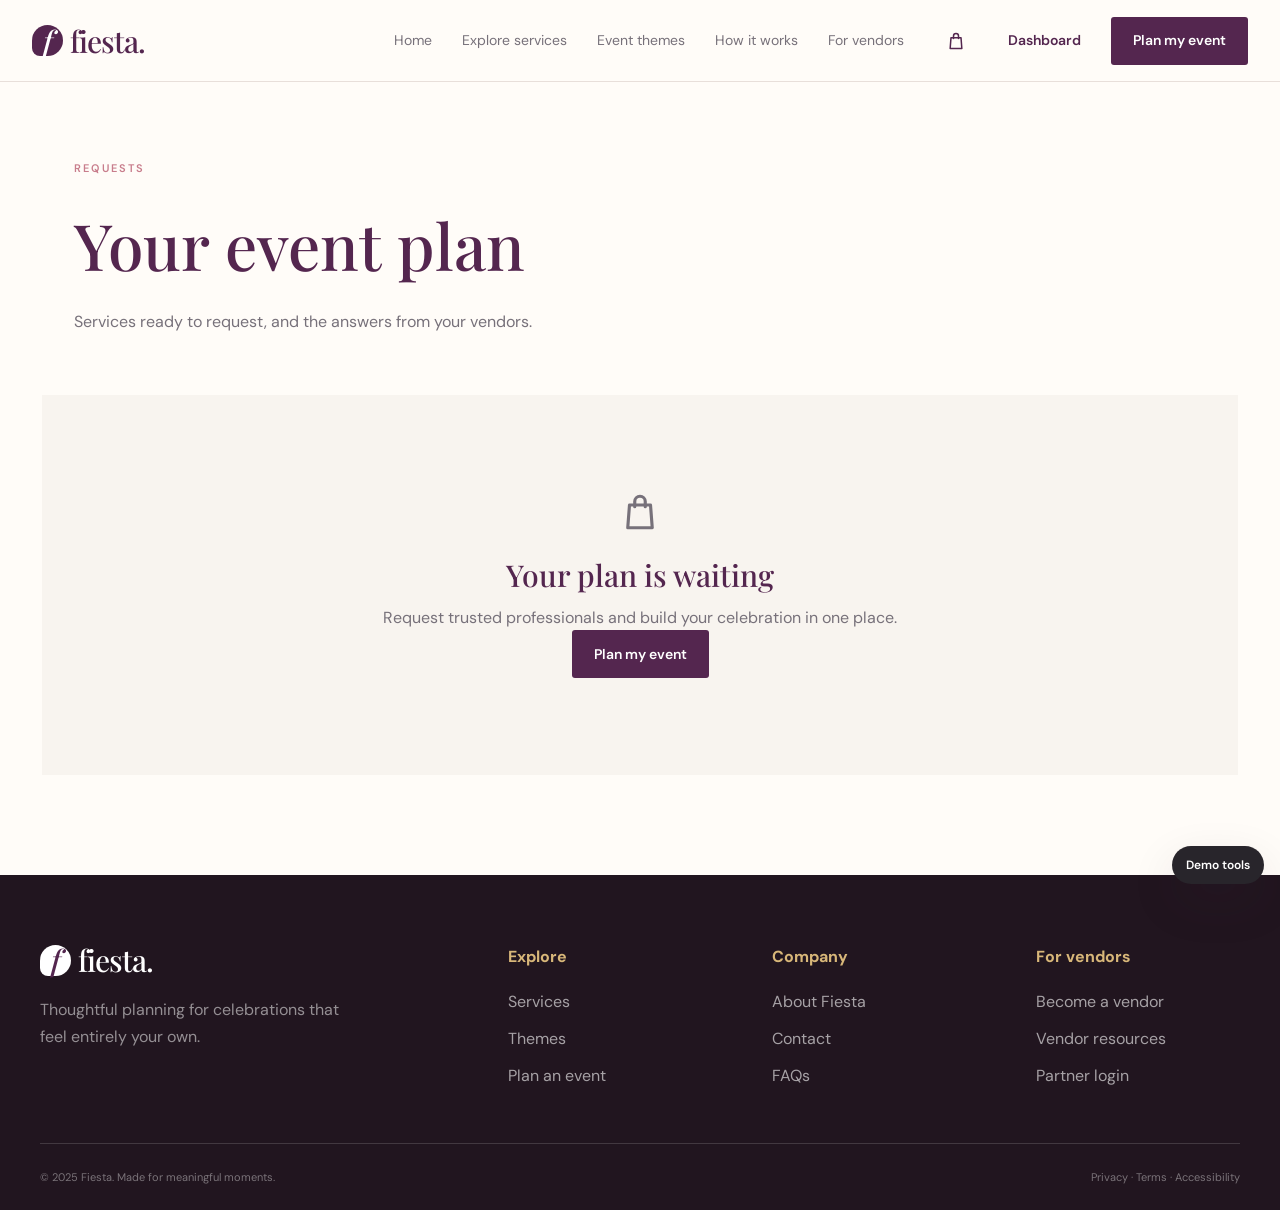
<file: fiesta-front/cart.html>
<!doctype html>
<html lang="en">
<head>
  <meta charset="UTF-8">
  <meta name="viewport" content="width=device-width, initial-scale=1.0">
  <title>Your event plan | Fiesta</title>
  <link rel="icon" href="assets/favicon.svg" type="image/svg+xml">
  <link rel="stylesheet" href="css/root.css">
  <link rel="stylesheet" href="css/layout.css">
  <link rel="stylesheet" href="css/components.css">
  <link rel="stylesheet" href="css/pages/cart.css">
</head>
<body>
  <div id="site-header"></div>
  <main id="main">
    <div class="page cart-page" id="cart-view">
      <div class="page-hero align-left">
        <div class="eyebrow">Requests</div>
        <h1>Your event plan</h1>
        <p>Services ready to request, and the answers from your vendors.</p>
      </div>
      <div id="cart-notice" role="status"></div>
      <div id="cart-body"></div>
    </div>
  </main>
  <div id="site-footer"></div>
  <script src="js/shared/data.js"></script>
  <script src="js/shared/icons.js"></script>
  <script src="js/shared/store.js"></script>
  <script src="js/shared/utils.js"></script>
  <script src="js/shared/components.js"></script>
  <script src="js/shared/layout.js"></script>
  <script src="js/pages/cart.js"></script>
</body>
</html>
</file>
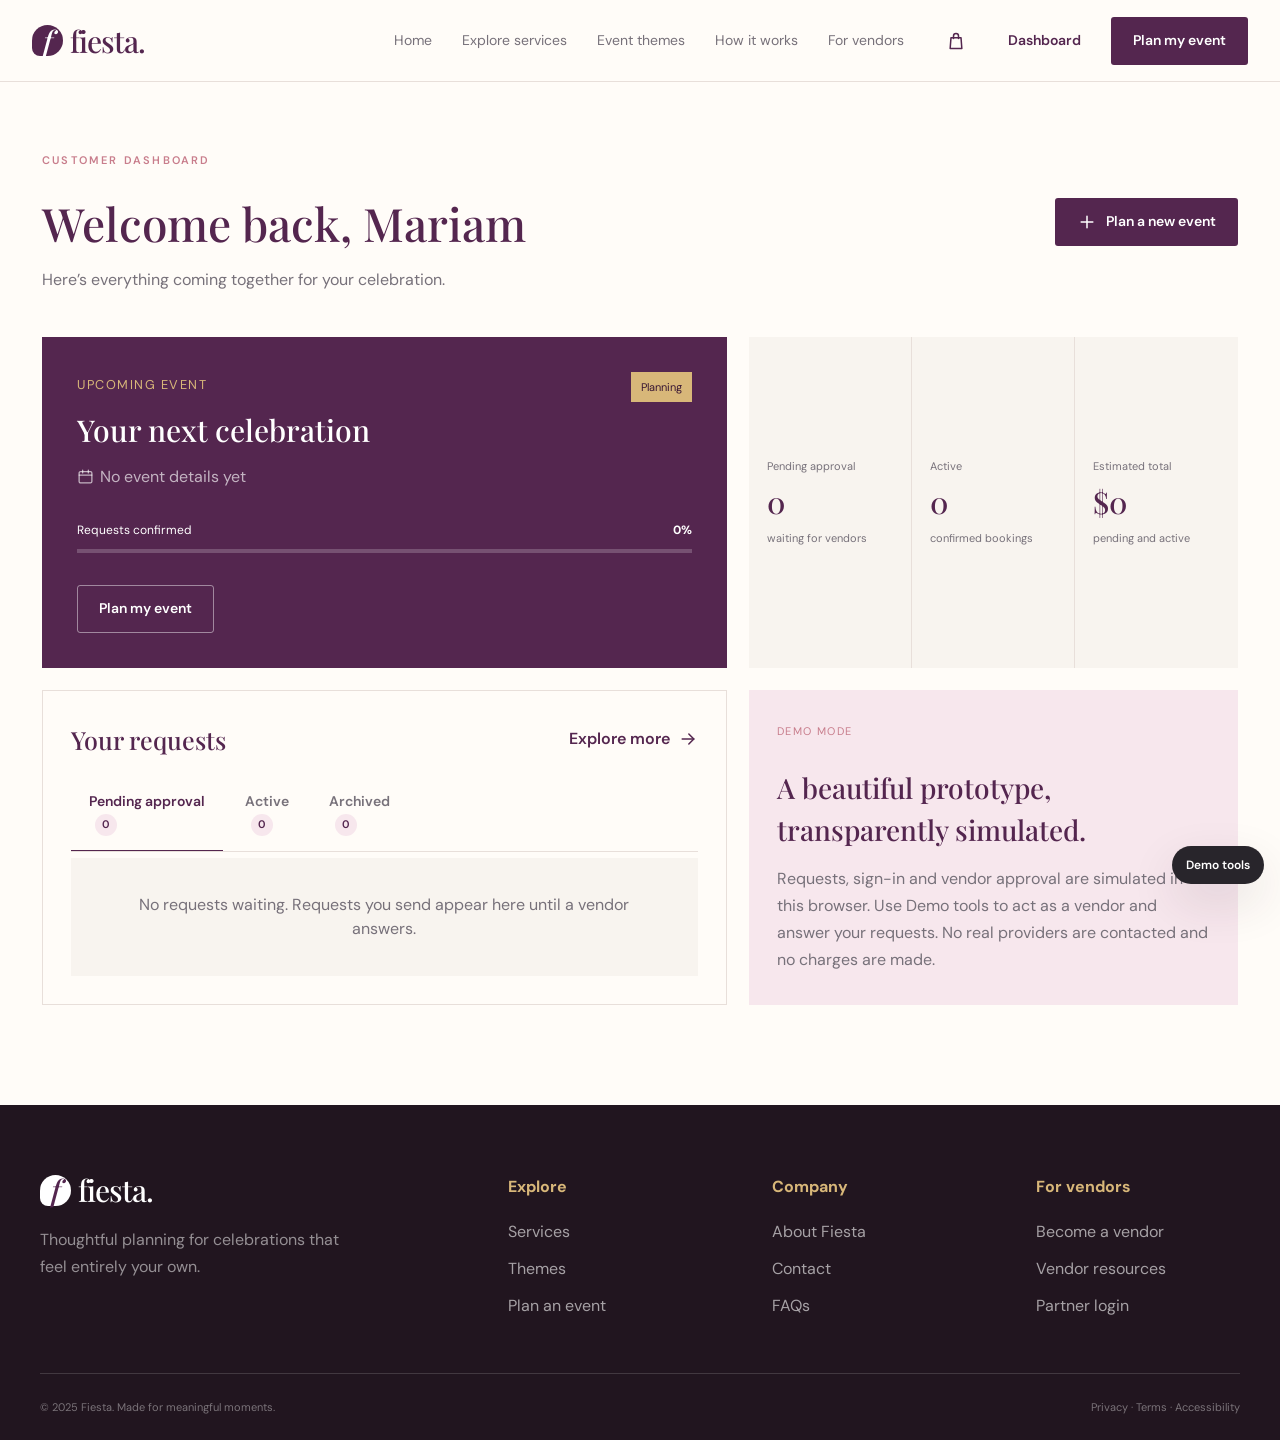
<file: fiesta-front/dashboard.html>
<!doctype html>
<html lang="en">
<head>
  <meta charset="UTF-8">
  <meta name="viewport" content="width=device-width, initial-scale=1.0">
  <title>Dashboard | Fiesta</title>
  <link rel="icon" href="assets/favicon.svg" type="image/svg+xml">
  <link rel="stylesheet" href="css/root.css">
  <link rel="stylesheet" href="css/layout.css">
  <link rel="stylesheet" href="css/components.css">
  <link rel="stylesheet" href="css/pages/dashboard.css">
</head>
<body>
  <div id="site-header"></div>
  <main id="main">
    <div class="page dashboard">
      <div class="dashboard-head">
        <div>
          <div class="eyebrow">Customer dashboard</div>
          <h1>Welcome back, Mariam</h1>
          <p>Here’s everything coming together for your celebration.</p>
        </div>
        <a class="button button-primary" href="planner.html"><span data-icon="plus"></span> Plan a new event</a>
      </div>
      <div class="dashboard-grid">
        <section class="dash-event">
          <div>
            <span class="status" id="dash-status">Planning</span>
            <small>Upcoming event</small>
            <h2 id="dash-title">Your next celebration</h2>
            <p id="dash-meta"><span data-icon="calendar" data-size="17"></span> <span id="dash-meta-text"></span></p>
          </div>
          <div class="event-progress">
            <span>Requests confirmed</span><strong id="dash-progress-value">0%</strong>
            <i><b id="dash-progress-bar" style="width: 0%"></b></i>
          </div>
          <a class="button button-secondary" id="dash-action" href="planner.html">Plan my event</a>
        </section>
        <section class="dash-stats">
          <div><span>Pending approval</span><strong id="stat-pending">0</strong><small>waiting for vendors</small></div>
          <div><span>Active</span><strong id="stat-active">0</strong><small>confirmed bookings</small></div>
          <div><span>Estimated total</span><strong id="stat-total">$0</strong><small>pending and active</small></div>
        </section>
      </div>
      <div class="dashboard-lower">
        <section aria-labelledby="requests-title">
          <div class="section-heading compact">
            <h2 id="requests-title">Your requests</h2>
            <a class="text-link" href="services.html">Explore more <span data-icon="arrow"></span></a>
          </div>
          <div class="tabs" id="dash-tabs" role="tablist" aria-label="Request status">
            <button type="button" role="tab" id="tab-pending" data-tab="pending_approval" aria-selected="true" aria-controls="dash-list">Pending approval <span class="tab-count" id="count-pending">0</span></button>
            <button type="button" role="tab" id="tab-active" data-tab="active" aria-selected="false" tabindex="-1" aria-controls="dash-list">Active <span class="tab-count" id="count-active">0</span></button>
            <button type="button" role="tab" id="tab-archived" data-tab="archived" aria-selected="false" tabindex="-1" aria-controls="dash-list">Archived <span class="tab-count" id="count-archived">0</span></button>
          </div>
          <div id="dash-list" role="tabpanel" aria-labelledby="tab-pending" tabindex="0"></div>
        </section>
        <section class="demo-note">
          <span>Demo mode</span>
          <h2>A beautiful prototype, transparently simulated.</h2>
          <p>Requests, sign-in and vendor approval are simulated in this browser. Use Demo tools to act as a vendor and answer your requests. No real providers are contacted and no charges are made.</p>
        </section>
      </div>
    </div>
  </main>
  <div id="site-footer"></div>
  <script src="js/shared/data.js"></script>
  <script src="js/shared/icons.js"></script>
  <script src="js/shared/store.js"></script>
  <script src="js/shared/utils.js"></script>
  <script src="js/shared/components.js"></script>
  <script src="js/shared/layout.js"></script>
  <script src="js/pages/dashboard.js"></script>
</body>
</html>
</file>
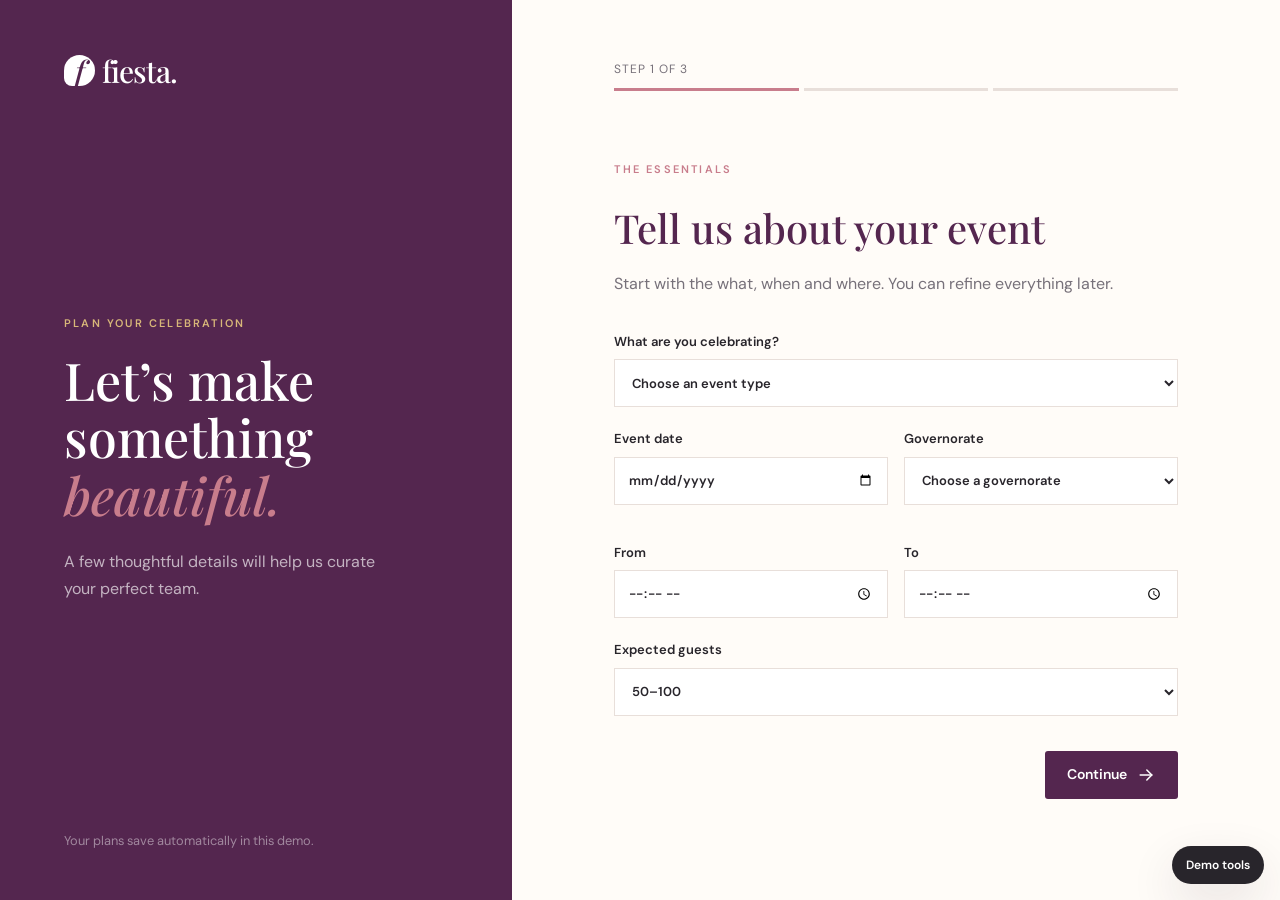
<file: fiesta-front/planner.html>
<!doctype html>
<html lang="en">
<head>
  <meta charset="UTF-8">
  <meta name="viewport" content="width=device-width, initial-scale=1.0">
  <title>Plan your event | Fiesta</title>
  <link rel="icon" href="assets/favicon.svg" type="image/svg+xml">
  <link rel="stylesheet" href="css/root.css">
  <link rel="stylesheet" href="css/layout.css">
  <link rel="stylesheet" href="css/components.css">
  <link rel="stylesheet" href="css/pages/planner.css">
</head>
<body>
  <main id="main" class="planner-page">
    <aside class="planner-aside">
      <a class="brand planner-brand" href="index.html" aria-label="Fiesta home"><span>f</span>fiesta.</a>
      <div>
        <div class="eyebrow light">Plan your celebration</div>
        <h1>Let’s make something<br><em>beautiful.</em></h1>
        <p>A few thoughtful details will help us curate your perfect team.</p>
      </div>
      <small>Your plans save automatically in this demo.</small>
    </aside>
    <div class="planner-form" id="planner-form">
      <div class="progress">
        <span id="progress-label">Step 1 of 3</span>
        <div id="progress-bars"><i class="filled"></i><i></i><i></i></div>
      </div>

      <section class="form-step" data-step="1">
        <div class="eyebrow">The essentials</div>
        <h2 tabindex="-1">Tell us about your event</h2>
        <p>Start with the what, when and where. You can refine everything later.</p>
        <label>What are you celebrating?
          <select id="f-type" aria-describedby="form-error"></select>
        </label>
        <div class="two-fields">
          <label>Event date<input type="date" id="f-date" aria-describedby="form-error"></label>
          <label>Governorate<select id="f-governorate" aria-describedby="form-error"></select></label>
          <label>From<input type="time" id="f-from" aria-describedby="form-error"></label>
          <label>To<input type="time" id="f-to" aria-describedby="form-error"></label>
        </div>
        <label>Expected guests
          <select id="f-guests"><option>Under 50</option><option>50–100</option><option>100–200</option><option>200+</option></select>
        </label>
      </section>

      <section class="form-step" data-step="2" hidden>
        <div class="eyebrow">Browse and request</div>
        <h2 tabindex="-1">Choose services and themes</h2>
        <p id="step2-intro">Everything here fits your event. Request the services you want and pick a theme.</p>
        <div class="context-row">
          <span class="context-pill" id="context-pill"></span>
          <button type="button" class="text-link" id="edit-details">Edit in step 1</button>
        </div>
        <div class="chip-filter" id="category-chips" role="group" aria-label="Filter by category"></div>
        <div class="selection-bar" id="selection-bar" role="status"></div>
        <div id="picker"></div>
      </section>

      <section class="form-step" data-step="3" hidden>
        <div class="eyebrow">Your starting point</div>
        <h2 tabindex="-1">Your celebration, at a glance</h2>
        <p>Check the details below. Sending creates one request per service, and each vendor confirms or declines it.</p>
        <div class="summary-card" id="summary-card"></div>
        <div id="summary-items"></div>
      </section>

      <div class="form-error" id="form-error" role="alert" hidden></div>
      <div class="form-actions">
        <button type="button" class="button button-ghost is-hidden" id="btn-back">Back</button>
        <button type="button" class="button button-primary" id="btn-next">Continue</button>
      </div>
    </div>
  </main>
  <script src="js/shared/data.js"></script>
  <script src="js/shared/icons.js"></script>
  <script src="js/shared/store.js"></script>
  <script src="js/shared/utils.js"></script>
  <script src="js/shared/components.js"></script>
  <script src="js/shared/layout.js"></script>
  <script src="js/pages/planner.js"></script>
</body>
</html>
</file>
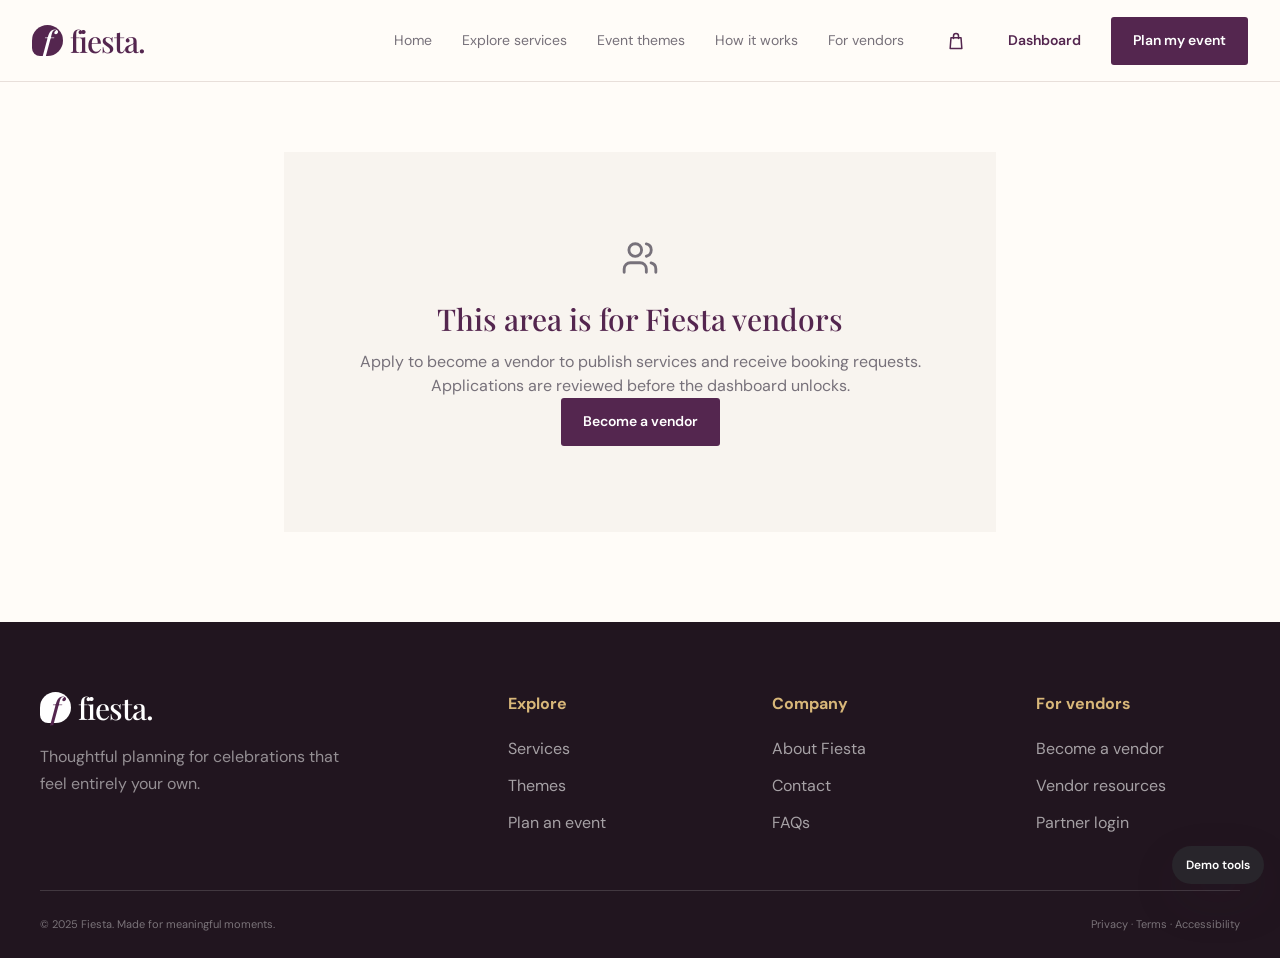
<file: fiesta-front/vendor-bookings.html>
<!doctype html>
<html lang="en">
<head>
  <meta charset="UTF-8">
  <meta name="viewport" content="width=device-width, initial-scale=1.0">
  <title>Bookings | Fiesta vendor</title>
  <link rel="icon" href="assets/favicon.svg" type="image/svg+xml">
  <link rel="stylesheet" href="css/root.css">
  <link rel="stylesheet" href="css/layout.css">
  <link rel="stylesheet" href="css/components.css">
  <link rel="stylesheet" href="css/vendor-layout.css">
  <link rel="stylesheet" href="css/pages/vendor-bookings.css">
</head>
<body>
  <div id="site-header"></div>
  <main id="main">
    <div id="vendor-app"></div>
  </main>
  <div id="site-footer"></div>
  <script src="js/shared/data.js"></script>
  <script src="js/shared/icons.js"></script>
  <script src="js/shared/store.js"></script>
  <script src="js/shared/utils.js"></script>
  <script src="js/shared/components.js"></script>
  <script src="js/shared/layout.js"></script>
  <script src="js/shared/vendor-layout.js"></script>
  <script src="js/pages/vendor-bookings.js"></script>
</body>
</html>
</file>
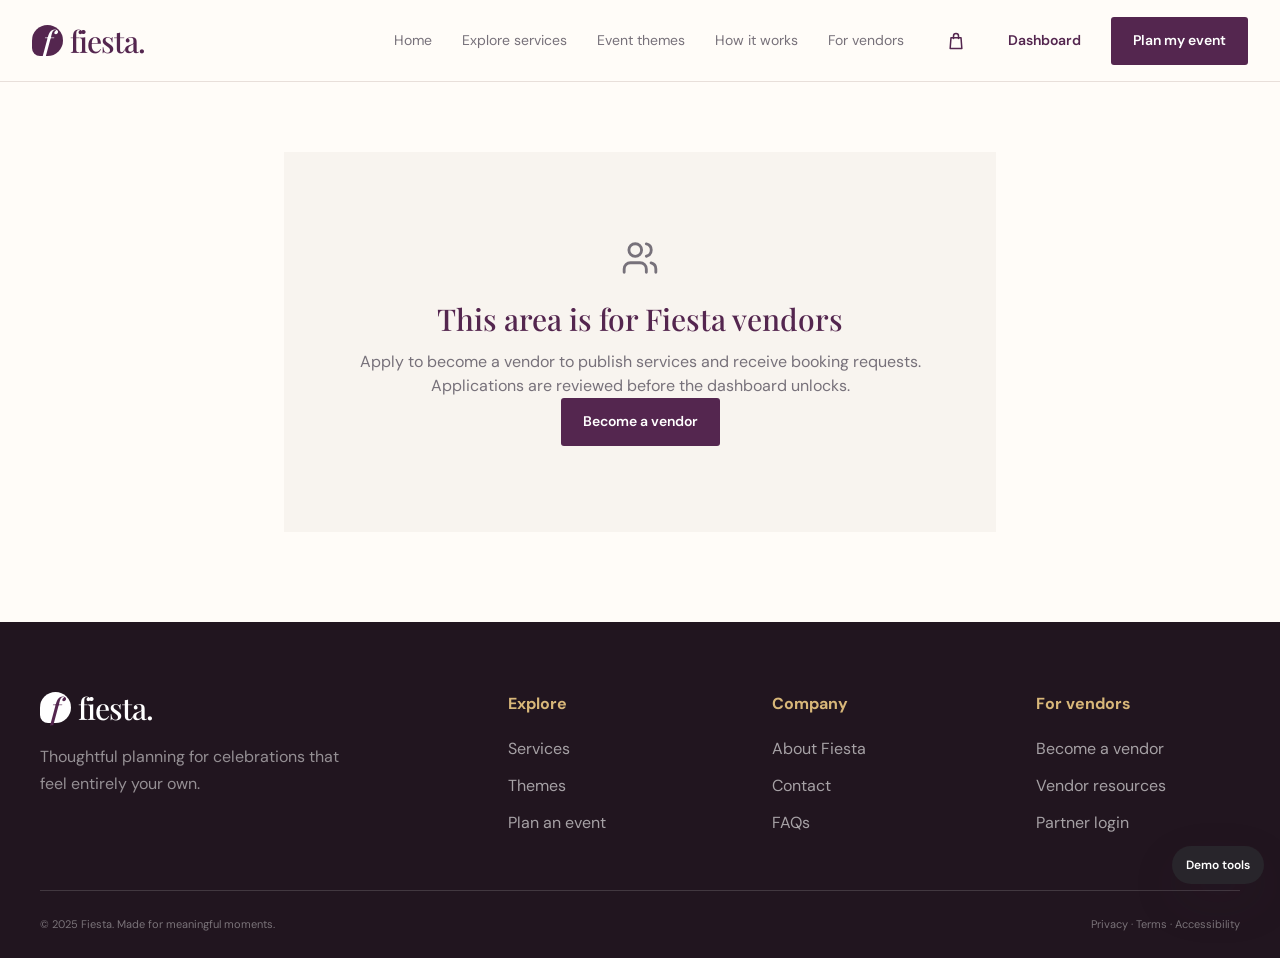
<file: fiesta-front/vendor-dashboard.html>
<!doctype html>
<html lang="en">
<head>
  <meta charset="UTF-8">
  <meta name="viewport" content="width=device-width, initial-scale=1.0">
  <title>Vendor dashboard | Fiesta vendor</title>
  <link rel="icon" href="assets/favicon.svg" type="image/svg+xml">
  <link rel="stylesheet" href="css/root.css">
  <link rel="stylesheet" href="css/layout.css">
  <link rel="stylesheet" href="css/components.css">
  <link rel="stylesheet" href="css/vendor-layout.css">
  <link rel="stylesheet" href="css/pages/vendor-dashboard.css">
</head>
<body>
  <div id="site-header"></div>
  <main id="main">
    <div id="vendor-app"></div>
  </main>
  <div id="site-footer"></div>
  <script src="js/shared/data.js"></script>
  <script src="js/shared/icons.js"></script>
  <script src="js/shared/store.js"></script>
  <script src="js/shared/utils.js"></script>
  <script src="js/shared/components.js"></script>
  <script src="js/shared/layout.js"></script>
  <script src="js/shared/vendor-layout.js"></script>
  <script src="js/pages/vendor-dashboard.js"></script>
</body>
</html>
</file>
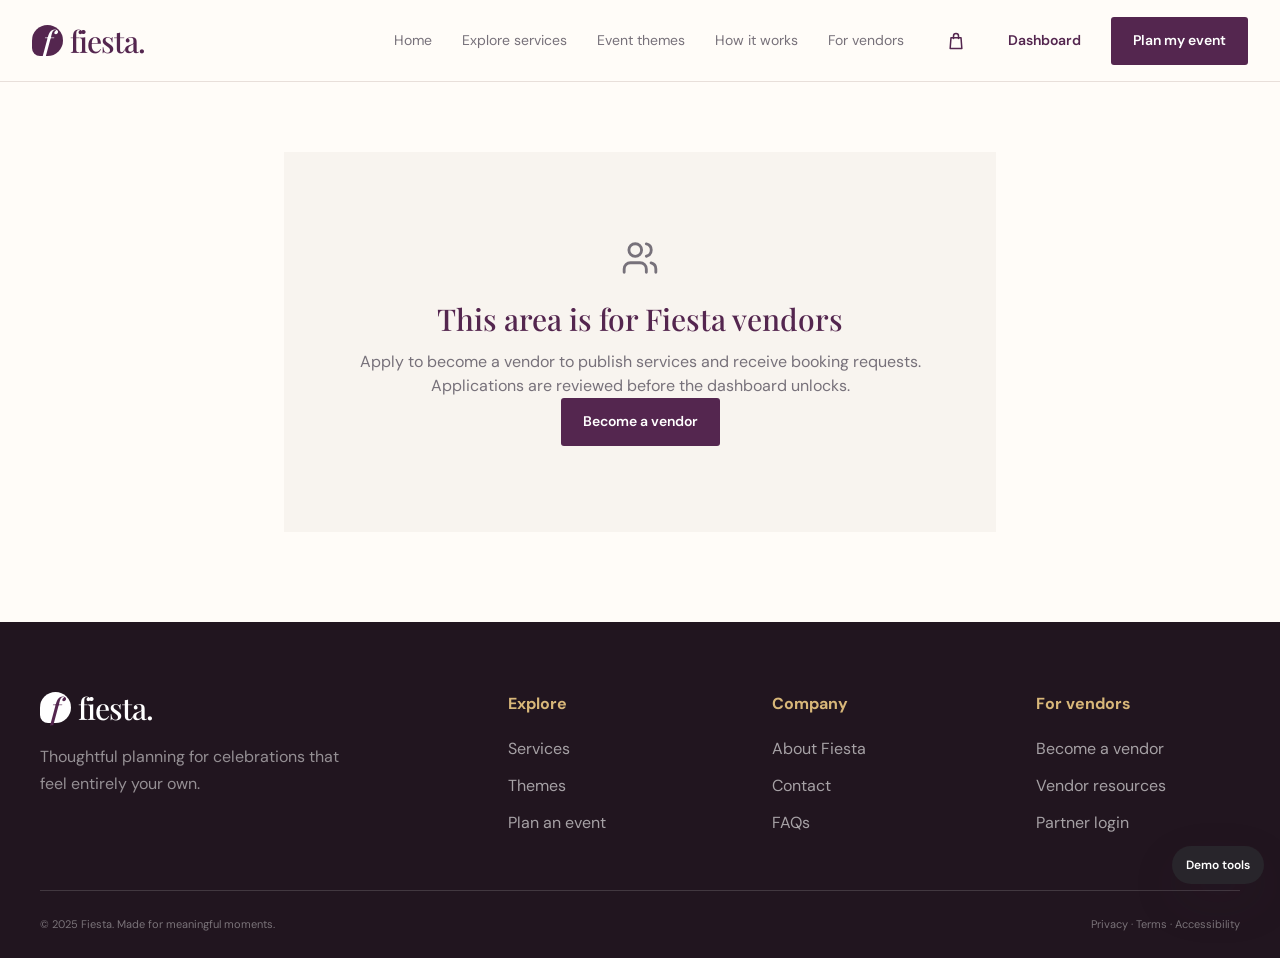
<file: fiesta-front/vendor-services.html>
<!doctype html>
<html lang="en">
<head>
  <meta charset="UTF-8">
  <meta name="viewport" content="width=device-width, initial-scale=1.0">
  <title>My services | Fiesta vendor</title>
  <link rel="icon" href="assets/favicon.svg" type="image/svg+xml">
  <link rel="stylesheet" href="css/root.css">
  <link rel="stylesheet" href="css/layout.css">
  <link rel="stylesheet" href="css/components.css">
  <link rel="stylesheet" href="css/vendor-layout.css">
  <link rel="stylesheet" href="css/pages/vendor-services.css">
</head>
<body>
  <div id="site-header"></div>
  <main id="main">
    <div id="vendor-app"></div>
  </main>
  <div id="site-footer"></div>
  <script src="js/shared/data.js"></script>
  <script src="js/shared/icons.js"></script>
  <script src="js/shared/store.js"></script>
  <script src="js/shared/utils.js"></script>
  <script src="js/shared/components.js"></script>
  <script src="js/shared/layout.js"></script>
  <script src="js/shared/vendor-layout.js"></script>
  <script src="js/pages/vendor-services.js"></script>
</body>
</html>
</file>
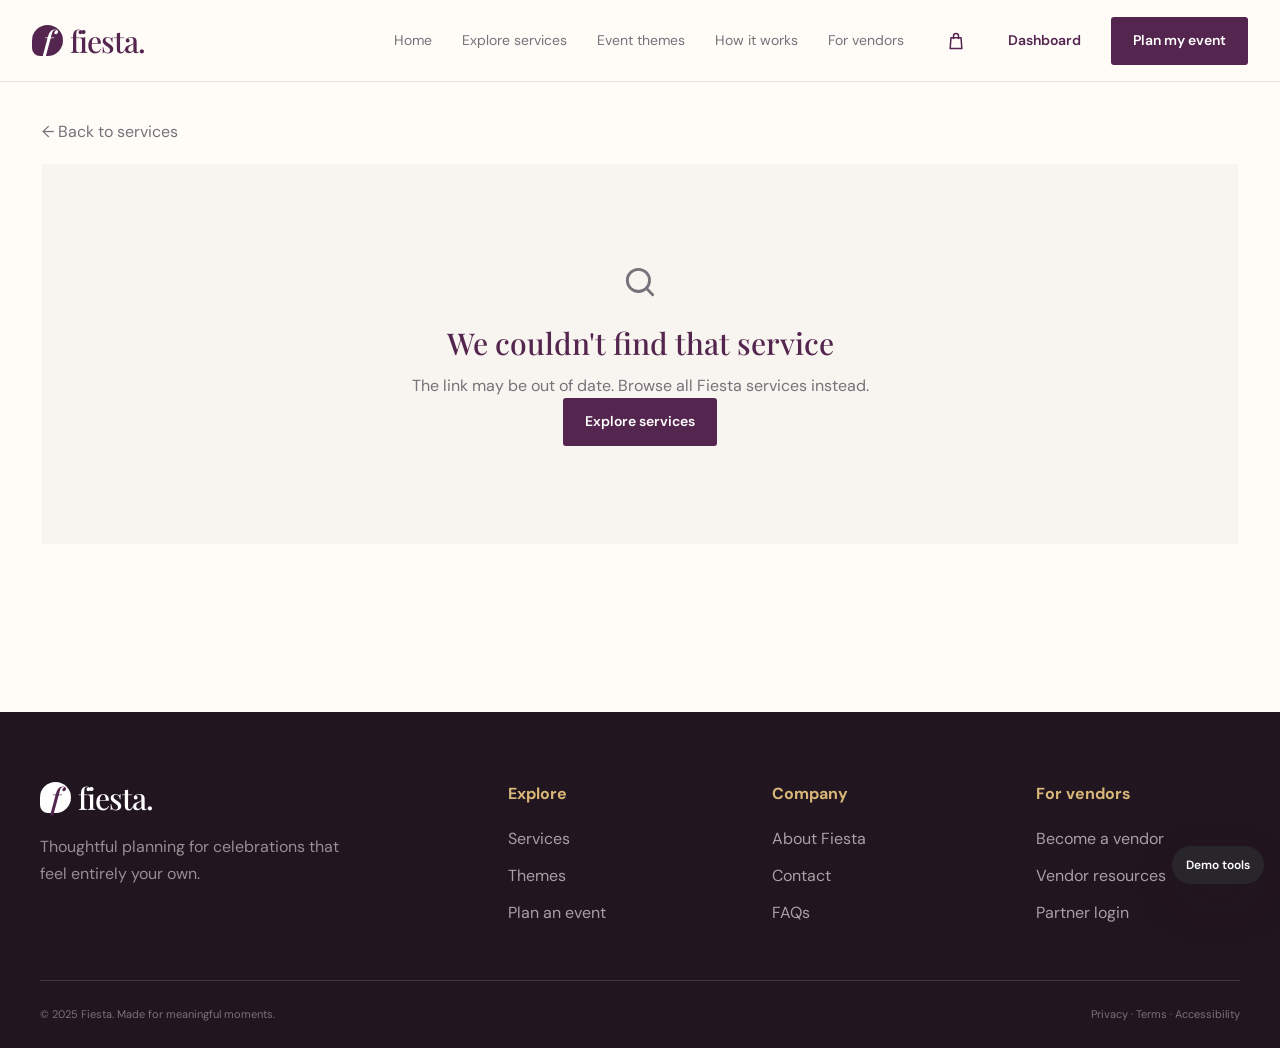
<file: fiesta-front/vendor.html>
<!doctype html>
<html lang="en">
<head>
  <meta charset="UTF-8">
  <meta name="viewport" content="width=device-width, initial-scale=1.0">
  <title>Service | Fiesta</title>
  <link rel="icon" href="assets/favicon.svg" type="image/svg+xml">
  <link rel="stylesheet" href="css/root.css">
  <link rel="stylesheet" href="css/layout.css">
  <link rel="stylesheet" href="css/components.css">
  <link rel="stylesheet" href="css/pages/vendor.css">
</head>
<body>
  <div id="site-header"></div>
  <main id="main">
    <div class="page vendor-page">
      <a class="back-link" href="services.html">← Back to services</a>
      <div id="vendor-view"></div>
    </div>
  </main>
  <div id="site-footer"></div>
  <script src="js/shared/data.js"></script>
  <script src="js/shared/icons.js"></script>
  <script src="js/shared/store.js"></script>
  <script src="js/shared/utils.js"></script>
  <script src="js/shared/components.js"></script>
  <script src="js/shared/layout.js"></script>
  <script src="js/pages/vendor.js"></script>
</body>
</html>
</file>
<file: fiesta-front/css/root.css>
@import url("https://fonts.googleapis.com/css2?family=DM+Sans:wght@400;500;600&family=Playfair+Display:ital,wght@0,500;1,500&display=swap");

/* ------------------------------------------------------------------
   Base reset.
   The Figma Make source relies on Tailwind's "preflight" reset
   (zeroed margins/padding, small = 80%, line-height 1.5, block images).
   This is a hand-written equivalent kept in a low-priority layer, so
   every rule in the other stylesheets still wins, as in the source.
------------------------------------------------------------------- */
@layer base {
  *, ::after, ::before, ::backdrop, ::file-selector-button { box-sizing: border-box; margin: 0; padding: 0; border: 0 solid; }
  html { line-height: 1.5; -webkit-text-size-adjust: 100%; tab-size: 4; -webkit-tap-highlight-color: transparent; }
  hr { height: 0; color: inherit; border-top-width: 1px; }
  h1, h2, h3, h4, h5, h6 { font-size: inherit; font-weight: inherit; }
  a { color: inherit; -webkit-text-decoration: inherit; text-decoration: inherit; }
  b, strong { font-weight: bolder; }
  small { font-size: 80%; }
  ol, ul, menu { list-style: none; }
  img, svg, video, canvas, audio, iframe, embed, object { display: block; vertical-align: middle; }
  img, video { max-width: 100%; height: auto; }
  button, input, select, optgroup, textarea, ::file-selector-button { font: inherit; font-feature-settings: inherit; font-variation-settings: inherit; letter-spacing: inherit; color: inherit; border-radius: 0; background-color: transparent; opacity: 1; }
  ::placeholder { opacity: 1; color: color-mix(in oklab, currentcolor 50%, transparent); }
  textarea { resize: vertical; }
  ::-webkit-search-decoration { -webkit-appearance: none; }
  ::-webkit-date-and-time-value { min-height: 1lh; text-align: inherit; }
  ::-webkit-datetime-edit { display: inline-flex; }
  ::-webkit-datetime-edit-fields-wrapper { padding: 0; }
  ::-webkit-datetime-edit, ::-webkit-datetime-edit-year-field, ::-webkit-datetime-edit-month-field, ::-webkit-datetime-edit-day-field, ::-webkit-datetime-edit-hour-field, ::-webkit-datetime-edit-minute-field, ::-webkit-datetime-edit-second-field, ::-webkit-datetime-edit-millisecond-field, ::-webkit-datetime-edit-meridiem-field { padding-block: 0; }
  ::-webkit-calendar-picker-indicator { line-height: 1; }
  :-moz-ui-invalid { box-shadow: none; }
  button, input:where([type="button"], [type="reset"], [type="submit"]), ::file-selector-button { appearance: button; }
  ::-webkit-inner-spin-button, ::-webkit-outer-spin-button { height: auto; }
  [hidden]:where(:not([hidden="until-found"])) { display: none !important; }
}

/* ---------------------------------------------------------------- tokens */
:root {
  --plum: #54264f;
  --plum-dark: #391734;
  --blush: #f7e7ed;
  --rose: #c87d8c;
  --champagne: #d8b779;
  --ivory: #fffcf8;
  --paper: #f8f4ef;
  --ink: #28252b;
  --muted: #77717a;
  --line: #e8dfda;
  --white: #ffffff;
  --success: #426653;
  --footer-bg: #21151f;
  --success-tint: #edf5ef;
  --error-bg: #fbeced;
  --error-text: #8d3743;
  --warning-bg: #fbf1dc;
  --warning-text: #7a5a14;
  --warning-line: #ecd9a6;
  --shadow-lg: 0 18px 48px rgba(58, 31, 52, .12);
  --shadow-md: 0 15px 40px rgba(58, 31, 52, .08);
  font-family: "DM Sans", sans-serif;
  color: var(--ink);
  background: var(--ivory);
  font-synthesis: none;
}

/* ------------------------------------------------------- base typography */
* { box-sizing: border-box; }
html { scroll-behavior: smooth; }
body { margin: 0; background: var(--ivory); }
button, input, select { font: inherit; }
button { cursor: pointer; }
a:focus-visible, button:focus-visible, input:focus-visible, select:focus-visible, textarea:focus-visible, summary:focus-visible, [tabindex]:focus-visible { outline: 3px solid color-mix(in srgb, var(--champagne), transparent 35%); outline-offset: 2px; }
img { display: block; max-width: 100%; }
h1, h2, p { margin-top: 0; }
h1, h2 { font-family: "Playfair Display", serif; font-weight: 500; }
</file>
<file: fiesta-front/css/layout.css>
/* Shared page shell: header, nav, mobile menu, sections, footer. */

/* Injected wrappers must not create a box, or the sticky header would be
   confined to a wrapper exactly as tall as itself. */
#site-header, #site-footer { display: contents; }

.site-header { height: 82px; background: color-mix(in srgb, var(--ivory), transparent 4%); position: sticky; top: 0; z-index: 40; border-bottom: 1px solid var(--line); backdrop-filter: blur(16px); }
.nav-wrap { max-width: 1380px; padding: 0 32px; margin: auto; height: 100%; display: flex; align-items: center; justify-content: space-between; gap: 30px; }
.brand { border: 0; background: transparent; color: var(--plum); font: 500 30px/1 "Playfair Display", serif; display: flex; align-items: center; letter-spacing: -1px; padding: 0; }
.brand span { width: 31px; height: 31px; border-radius: 50% 50% 50% 8px; color: var(--white); background: var(--plum); display: inline-flex; align-items: center; justify-content: center; margin-right: 7px; font-style: italic; }
.nav-links { display: flex; align-items: center; gap: 30px; margin-left: auto; }
.nav-links a { color: var(--muted); font-size: 14px; padding: 28px 0; position: relative; }
.nav-links a:hover, .nav-links .nav-active { color: var(--plum); }
.nav-links .nav-active::after { content: ""; height: 2px; background: var(--plum); position: absolute; left: 0; right: 0; bottom: 19px; }
.nav-actions { display: flex; align-items: center; gap: 8px; }
.cart-button span { position: absolute; right: 1px; top: 1px; width: 18px; height: 18px; display: grid; place-items: center; background: var(--rose); color: var(--white); border-radius: 50%; font-size: 11px; }
/* Doubled specificity: components.css (loaded later) sets display on .icon-button / .button. */
.nav-actions .menu-button, .nav-links .mobile-only { display: none; }

.section { max-width: 1280px; margin: auto; padding: 112px 40px; }
.section-heading { display: flex; justify-content: space-between; align-items: end; gap: 30px; margin-bottom: 42px; }
.section-heading .eyebrow { margin-bottom: 12px; }
.section-heading h2 { color: var(--plum); font-size: 42px; margin: 0; }

.page { min-height: 70vh; }

footer { background: var(--footer-bg); color: var(--white); padding: 70px max(35px, calc((100% - 1200px) / 2)) 25px; }
.footer-main { display: grid; grid-template-columns: 2fr repeat(3, 1fr); gap: 60px; padding-bottom: 55px; }
.footer-brand { color: var(--white); }
.footer-brand span { background: var(--white); color: var(--plum); }
.footer-main p { color: color-mix(in srgb, var(--white), transparent 48%); line-height: 1.7; max-width: 300px; margin-top: 20px; }
.footer-main > div:not(:first-child) { display: flex; flex-direction: column; gap: 13px; }
.footer-main strong { color: var(--champagne); margin-bottom: 8px; }
.footer-main a:not(.brand), .footer-main button:not(.brand) { border: 0; background: none; color: color-mix(in srgb, var(--white), transparent 40%); text-align: left; padding: 0; }
.footer-main a:hover, .footer-main button:hover { color: var(--white); }
.footer-bottom { border-top: 1px solid color-mix(in srgb, var(--white), transparent 85%); padding-top: 25px; display: flex; justify-content: space-between; color: color-mix(in srgb, var(--white), transparent 60%); font-size: 11px; }

@media (max-width: 980px) {
  .nav-actions .desktop-only { display: none; }
  .nav-actions .menu-button { display: grid; }
  .nav-links { display: none; position: absolute; top: 81px; left: 0; right: 0; background: var(--ivory); padding: 20px 30px 30px; box-shadow: 0 12px 30px rgba(58,31,52,.1); }
  .nav-links.nav-open { display: flex; flex-direction: column; align-items: stretch; gap: 0; }
  .nav-links a { padding: 15px 0; text-align: left; }
  .nav-links .nav-active::after { display: none; }
  .nav-links .mobile-only { display: block !important; }
}

@media (max-width: 700px) {
  .site-header { height: 70px; }
  .nav-wrap { padding: 0 18px; }
  .nav-links { top: 69px; }
  .brand { font-size: 27px; }
  .brand span { width: 28px; height: 28px; }
  .section { padding: 80px 20px; }
  .section-heading { align-items: start; flex-direction: column; margin-bottom: 30px; }
  .section-heading h2 { font-size: 34px; }
  .footer-main { grid-template-columns: 1fr 1fr; gap: 40px; }
  .footer-main > div:first-child { grid-column: 1 / 3; }
  .footer-bottom { flex-direction: column; gap: 10px; }
}

/* Demo tools: floating panel for switching role and vendor status (demo only). */
.demo-tools { position: fixed; right: 16px; bottom: 16px; z-index: 70; font-size: 13px; }
.demo-toggle { background: var(--ink); color: var(--white); border: 0; padding: 10px 14px; border-radius: 99px; font-size: 12px; font-weight: 600; box-shadow: var(--shadow-lg); }
.demo-panel { position: absolute; right: 0; bottom: 48px; width: 290px; background: var(--white); border: 1px solid var(--line); box-shadow: var(--shadow-lg); padding: 18px; display: flex; flex-direction: column; gap: 14px; }
.demo-panel p { margin: 0; color: var(--muted); font-size: 12px; line-height: 1.5; }
.demo-panel fieldset { border: 0; display: flex; flex-direction: column; gap: 6px; }
.demo-panel legend { font-weight: 600; margin-bottom: 6px; padding: 0; }
.demo-option { display: flex; gap: 8px; align-items: center; padding: 4px 0; }
.demo-option input { accent-color: var(--plum); }
.demo-option.is-disabled { color: var(--muted); }
.demo-hint a { color: var(--plum); text-decoration: underline; }
.demo-reset { align-self: flex-start; border: 1px solid var(--line); background: none; padding: 7px 12px; color: var(--error-text); font-size: 12px; font-weight: 600; }
</file>
<file: fiesta-front/css/components.css>
/* Shared components: buttons, eyebrow, hearts, vendor cards, forms, empty state. */

.button { border: 1px solid transparent; min-height: 48px; padding: 0 21px; display: inline-flex; justify-content: center; align-items: center; gap: 9px; font-weight: 600; font-size: 14px; transition: .2s ease; border-radius: 3px; }
.button-primary { background: var(--plum); color: var(--white); }
.button-primary:hover { background: var(--plum-dark); transform: translateY(-1px); }
.button-secondary { background: transparent; border-color: var(--plum); color: var(--plum); }
.button-secondary:hover { background: var(--blush); }
.button-ghost { background: transparent; color: var(--plum); }
.button-danger { background: var(--error-text); color: var(--white); }
.button-danger:hover { background: #702c36; }
.button:disabled { opacity: .55; cursor: not-allowed; transform: none; }
.button-small { min-height: 38px; padding: 0 14px; font-size: 13px; }
.icon-button { width: 44px; height: 44px; border: 0; background: transparent; color: var(--plum); display: grid; place-items: center; position: relative; }

.eyebrow { text-transform: uppercase; color: var(--rose); letter-spacing: 2.2px; font-size: 11px; font-weight: 600; margin-bottom: 20px; }
.eyebrow.light { color: var(--champagne); }
.text-link { border: 0; background: none; color: var(--plum); display: inline-flex; align-items: center; gap: 8px; padding: 8px 0; font-weight: 600; }

.vendor-grid { display: grid; grid-template-columns: repeat(3, 1fr); gap: 24px; }
.vendor-card { min-width: 0; }
.vendor-image { height: 315px; position: relative; overflow: hidden; background: var(--paper); }
.image-button { display: block; width: 100%; height: 100%; border: 0; padding: 0; }
.vendor-image img { width: 100%; height: 100%; object-fit: cover; transition: transform .4s; }
.vendor-card:hover .vendor-image img { transform: scale(1.025); }
.heart { width: 38px; height: 38px; position: absolute; z-index: 2; top: 14px; right: 14px; display: grid; place-items: center; border-radius: 50%; background: color-mix(in srgb, var(--white), transparent 8%); border: 0; color: var(--plum); }
.heart-active svg { fill: var(--rose); color: var(--rose); }
.vendor-image > span { position: absolute; left: 14px; bottom: 14px; background: var(--white); color: var(--success); padding: 7px 10px; font-size: 11px; font-weight: 600; }
.vendor-copy { display: block; width: 100%; border: 0; background: transparent; text-align: left; padding: 17px 3px; color: inherit; }
.vendor-copy > small { color: var(--rose); text-transform: uppercase; letter-spacing: 1.2px; }
.vendor-copy > strong { display: block; font: 500 23px "Playfair Display"; color: var(--plum); margin: 7px 0 10px; }
.vendor-copy > div { display: flex; justify-content: space-between; color: var(--muted); font-size: 12px; }
.vendor-copy > div span { display: flex; align-items: center; gap: 3px; }
.vendor-copy .rating { color: var(--ink); }
.vendor-copy .rating svg { fill: var(--champagne); color: var(--champagne); }
.vendor-copy p { margin: 15px 0 0; color: var(--muted); font-size: 13px; }
.vendor-copy p b { color: var(--ink); font-size: 16px; }

.page-hero { text-align: center; padding: 78px 24px 60px; max-width: 800px; margin: auto; }
.page-hero h1 { color: var(--plum); font-size: clamp(44px, 5vw, 64px); margin-bottom: 15px; }
.page-hero p { color: var(--muted); line-height: 1.7; }

.empty { min-height: 380px; background: var(--paper); display: flex; flex-direction: column; align-items: center; justify-content: center; text-align: center; padding: 45px; color: var(--muted); }
.empty h2 { color: var(--plum); font-size: 30px; margin: 20px 0 8px; }

.palette { display: flex; gap: 5px; margin-bottom: 22px; }
.palette i { width: 22px; height: 22px; border-radius: 50%; border: 2px solid var(--white); box-shadow: 0 0 0 1px var(--line); }

/* Form controls shared by the home search panel, filters, booking card and planner. */
.search-panel label span, .filters label, .booking-card label, .form-step label, .apply-form label { display: block; color: var(--ink); font-size: 12px; font-weight: 600; margin-bottom: 7px; }
.filters input:not([type="checkbox"]):not([type="range"]), .filters select, .booking-card input, .booking-card select, .form-step input, .form-step select, .apply-form input:not([type="checkbox"]), .apply-form select, .apply-form textarea { width: 100%; height: 48px; border: 1px solid var(--line); background: var(--white); padding: 0 13px; margin-top: 8px; color: var(--ink); }

/* ---- service cards (browse, request and manage modes) ---- */
.vendor-copy > .card-vendor { display: block; font-style: normal; color: var(--muted); font-size: 13px; margin: -4px 0 12px; }
.vendor-copy > .card-desc { margin: -2px 0 12px; color: var(--muted); font-size: 13px; line-height: 1.6; display: -webkit-box; -webkit-line-clamp: 3; -webkit-box-orient: vertical; overflow: hidden; }
.vendor-copy > .card-where { justify-content: flex-start; }
.vendor-copy .card-where { display: flex; gap: 6px; align-items: flex-start; color: var(--muted); font-size: 12px; margin: 10px 0 0; line-height: 1.5; }
.vendor-copy .card-where svg { flex: none; margin-top: 2px; }
.notice-tag { display: flex; gap: 7px; align-items: flex-start; margin-top: 12px; padding: 8px 10px; background: var(--warning-bg); border-left: 3px solid var(--champagne); color: var(--warning-text); font-size: 12px; font-weight: 500; line-height: 1.4; }
.notice-tag svg { flex: none; margin-top: 1px; }
.notice-tag.notice-blocked { background: var(--error-bg); border-left-color: var(--error-text); color: var(--error-text); }
.card-footer { padding: 0 3px 4px; display: flex; flex-direction: column; gap: 10px; }
.card-footer .button { width: 100%; }
.request-label { display: inline-flex; align-items: center; gap: 8px; }
.card-footer .card-actions { display: flex; gap: 10px; }
.card-footer .card-actions .button { flex: 1; }
.card-message { margin: 0; padding: 10px 12px; background: var(--error-bg); color: var(--error-text); font-size: 12px; line-height: 1.5; }
.vendor-card-manage .vendor-image { height: 220px; }
.vendor-card-manage { display: flex; flex-direction: column; border: 1px solid var(--line); background: var(--white); }
.vendor-card-manage .vendor-copy { flex: 1; padding: 18px 18px 12px; }
.vendor-card-manage .card-footer { padding: 0 18px 18px; }

.chip-row { display: flex; flex-wrap: wrap; gap: 6px; margin: 0 0 14px; }
.chip-row li { background: var(--blush); color: var(--plum); font-size: 11px; font-weight: 600; padding: 4px 9px; border-radius: 99px; }
.vendor-card-manage .chip-row { margin: 0; }

/* ---- theme cards ---- */
.theme-card { background: var(--paper); display: flex; flex-direction: column; min-width: 0; }
.theme-card .theme-image { height: 230px; overflow: hidden; }
.theme-card .theme-image img { width: 100%; height: 100%; object-fit: cover; }
.theme-card .theme-copy { padding: 24px; display: flex; flex-direction: column; flex: 1; }
.theme-card small { color: var(--rose); text-transform: uppercase; letter-spacing: 1.4px; }
.theme-card h2, .theme-card h3 { color: var(--plum); font: 500 26px "Playfair Display", serif; margin: 10px 0; }
.theme-card p { color: var(--muted); line-height: 1.6; margin: 0 0 16px; font-size: 14px; }
.theme-card .button { margin-top: auto; align-self: flex-start; }
.theme-card .palette { margin-bottom: 18px; }
.selected-card { outline: 2px solid var(--plum); outline-offset: 3px; }

/* ---- status pills, tabs ---- */
.status-pill { display: inline-flex; align-items: center; padding: 4px 10px; border-radius: 99px; font-size: 12px; font-weight: 600; white-space: nowrap; }
.status-pending { background: var(--warning-bg); color: var(--warning-text); }
.status-active, .status-approved { background: var(--success-tint); color: var(--success); }
.status-archived { background: var(--paper); color: var(--muted); box-shadow: inset 0 0 0 1px var(--line); }
.status-rejected { background: var(--error-bg); color: var(--error-text); }
.tabs { display: flex; gap: 4px; border-bottom: 1px solid var(--line); overflow-x: auto; }
.tabs [role="tab"] { border: 0; background: none; padding: 14px 18px; color: var(--muted); font-weight: 600; font-size: 14px; border-bottom: 2px solid transparent; margin-bottom: -1px; white-space: nowrap; display: flex; flex-direction: column; align-items: flex-start; gap: 2px; }
.tabs [role="tab"]:hover { color: var(--plum); }
.tabs [role="tab"][aria-selected="true"] { color: var(--plum); border-bottom-color: var(--plum); }
.tabs .tab-ar { font-size: 12px; font-weight: 400; opacity: .8; }
.tabs .tab-count { display: inline-grid; place-items: center; min-width: 22px; height: 22px; padding: 0 6px; margin-left: 6px; border-radius: 99px; background: var(--blush); color: var(--plum); font-size: 11px; }

/* ---- modal dialogs ---- */
.modal { border: 0; padding: 0; width: min(640px, calc(100% - 32px)); max-height: calc(100vh - 32px); background: var(--ivory); color: var(--ink); box-shadow: var(--shadow-lg); margin: auto; }
.modal::backdrop { background: rgba(33, 21, 31, .55); }
.modal-small { width: min(440px, calc(100% - 32px)); }
.modal-body { padding: 32px; }
.modal-body h2 { color: var(--plum); font-size: 28px; margin-bottom: 10px; }
.modal-body p { color: var(--muted); line-height: 1.6; }
.modal-actions { display: flex; justify-content: flex-end; gap: 10px; margin-top: 26px; }

/* ---- vendor status screens ---- */
.status-screen { text-align: center; padding: 40px 0; max-width: 540px; margin: auto; }
.status-screen h2 { color: var(--plum); font-size: 38px; }
.status-screen p { color: var(--muted); line-height: 1.7; }
.status-screen .apply-mark { width: 76px; height: 76px; border-radius: 50%; background: var(--success-tint); color: var(--success); display: grid; place-items: center; margin: 0 auto 27px; }
.status-screen .apply-success-actions { display: flex; gap: 10px; justify-content: center; flex-wrap: wrap; margin-top: 30px; }
.link-button { background: none; border: 0; color: var(--rose); text-decoration: underline; font-size: 12px; padding: 6px; }
.status-mark-pending { background: var(--warning-bg) !important; color: var(--warning-text) !important; }
.status-mark-rejected { background: var(--error-bg) !important; color: var(--error-text) !important; }

.sr-only { position: absolute; width: 1px; height: 1px; overflow: hidden; clip: rect(0 0 0 0); white-space: nowrap; }

/* ---- filter chips ---- */
.chip-filter { display: flex; flex-wrap: wrap; gap: 8px; }
.chip-filter button { border: 1px solid var(--line); background: var(--white); color: var(--ink); padding: 8px 14px; border-radius: 99px; font-size: 13px; font-weight: 500; }
.chip-filter button:hover { border-color: var(--plum); }
.chip-filter button[aria-pressed="true"] { background: var(--plum); border-color: var(--plum); color: var(--white); }

.field-error { color: var(--error-text); font-size: 12px; margin-top: 6px; font-weight: 500; }
input[aria-invalid="true"], select[aria-invalid="true"], textarea[aria-invalid="true"] { border-color: var(--error-text) !important; background: var(--error-bg) !important; }

@media (prefers-reduced-motion: reduce) {
  html { scroll-behavior: auto; }
  .button, .vendor-image img { transition: none; }
}

@media (max-width: 980px) {
  .vendor-grid { grid-template-columns: 1fr 1fr; }
}

@media (max-width: 700px) {
  .vendor-grid { grid-template-columns: 1fr; }
  .vendor-image { height: 370px; }
  .page-hero { padding: 55px 20px 42px; }
}
</file>
<file: fiesta-front/css/pages/cart.css>
.align-left { text-align: left; max-width: 1200px; padding-left: 32px; }
.cart-page { max-width: 1260px; padding: 0 32px 100px; margin: auto; }
.cart-layout { display: grid; grid-template-columns: 1fr 360px; gap: 65px; }
.cart-item { display: grid; grid-template-columns: 150px 1fr auto; gap: 25px; align-items: center; padding: 20px 0; border-top: 1px solid var(--line); }
.cart-item img { width: 150px; height: 120px; object-fit: cover; }
.cart-item small { color: var(--rose); text-transform: uppercase; letter-spacing: 1px; }
.cart-item h2 { color: var(--plum); margin: 7px 0; }
.cart-item p { color: var(--muted); font-size: 13px; }
.cart-item button { background: none; border: 0; color: var(--rose); text-decoration: underline; font-size: 12px; }
.cart-item > strong { color: var(--plum); font: 500 23px "Playfair Display"; }
.total-card { background: var(--paper); padding: 28px; height: fit-content; }
.total-card h2 { color: var(--plum); font-size: 28px; }
.total-card > div { display: flex; justify-content: space-between; padding: 10px 0; color: var(--muted); }
.total-card hr { border: 0; border-top: 1px solid var(--line); }
.total-card .grand-total { color: var(--plum); font-weight: 600; font-size: 17px; }
.total-card p { color: var(--muted); font-size: 11px; line-height: 1.6; }
.total-card .button { width: 100%; }
.cart-heading { font: 500 26px "Playfair Display", serif; color: var(--plum); margin-bottom: 14px; display: flex; gap: 10px; align-items: center; }
.cart-heading span { font: 600 12px "DM Sans", sans-serif; background: var(--blush); border-radius: 99px; padding: 3px 9px; }
.cart-item h3 { color: var(--plum); font: 500 22px "Playfair Display", serif; margin: 7px 0; }
.cart-hint { color: var(--muted); background: var(--paper); padding: 22px; margin-bottom: 20px; line-height: 1.6; }
.cart-problem { color: var(--error-text) !important; background: var(--error-bg); padding: 8px 10px; margin-top: 8px; line-height: 1.5; }
.sent-banner { display: flex; gap: 14px; align-items: flex-start; background: var(--success-tint); color: var(--success); padding: 16px 18px; margin-bottom: 30px; line-height: 1.5; }
.sent-banner svg { flex: none; margin-top: 1px; }
.requests-section { margin-top: 70px; }
.request-side { display: flex; flex-direction: column; align-items: flex-end; gap: 10px; }
.request-help { margin-top: 6px; }
.total-card h2 { margin-bottom: 8px; }
.total-card .event-details { margin: 0 0 14px; }
.total-card .event-details > div { display: flex; justify-content: space-between; gap: 14px; padding: 7px 0; border-bottom: 1px solid var(--line); font-size: 13px; }
.total-card .event-details dd { margin: 0; color: var(--ink); font-weight: 600; text-align: right; }
.total-card .details-missing { font-size: 13px; margin-bottom: 14px; }
.total-card .text-link { padding-bottom: 0; }
.total-card .button { margin-top: 4px; }
.total-card > hr { margin: 18px 0; }

@media (max-width: 700px) {
  /* In the source the mobile .page-hero padding comes later than .align-left
     and therefore wins; components.css now loads before this file. */
  .align-left { padding-left: 20px; }
  .cart-layout { grid-template-columns: 1fr; }
  .cart-item { grid-template-columns: 90px 1fr; }
  .cart-item img { width: 90px; height: 90px; }
  .cart-item > strong, .cart-item > .request-side { grid-column: 2; align-items: flex-start; }
}
</file>
<file: fiesta-front/css/pages/dashboard.css>
.dashboard { max-width: 1260px; padding: 70px 32px 100px; margin: auto; }
.dashboard-head { display: flex; justify-content: space-between; align-items: center; margin-bottom: 45px; }
.dashboard-head h1 { color: var(--plum); font-size: 46px; margin-bottom: 10px; }
.dashboard-head p { color: var(--muted); }
.dashboard-grid { display: grid; grid-template-columns: 1.4fr 1fr; gap: 22px; }
.dash-event { background: var(--plum); color: var(--white); padding: 35px; }
.dash-event .status { float: right; background: var(--champagne); color: var(--plum-dark); padding: 7px 10px; font-size: 11px; }
.dash-event small { color: var(--champagne); text-transform: uppercase; letter-spacing: 1.5px; }
.dash-event h2 { font-size: 30px; margin: 12px 0; }
.dash-event p { display: flex; align-items: center; gap: 6px; color: color-mix(in srgb, var(--white), transparent 35%); }
.event-progress { margin: 32px 0; display: grid; grid-template-columns: 1fr auto; gap: 10px; font-size: 12px; }
.event-progress i { grid-column: 1 / 3; height: 4px; background: color-mix(in srgb, var(--white), transparent 80%); }
.event-progress b { height: 100%; display: block; background: var(--champagne); }
.dash-event .button-secondary { color: var(--white); border-color: color-mix(in srgb, var(--white), transparent 55%); }
.dash-stats { background: var(--paper); display: grid; grid-template-columns: repeat(3, 1fr); }
.dash-stats div { padding: 30px 18px; border-right: 1px solid var(--line); display: flex; flex-direction: column; justify-content: center; }
.dash-stats div:last-child { border: 0; }
.dash-stats span, .dash-stats small { color: var(--muted); font-size: 11px; }
.dash-stats strong { color: var(--plum); font: 500 30px "Playfair Display"; margin: 8px 0; }
.dashboard-lower { display: grid; grid-template-columns: 1.4fr 1fr; gap: 22px; margin-top: 22px; }
.dashboard-lower > section { border: 1px solid var(--line); padding: 28px; }
.section-heading.compact { margin-bottom: 18px; }
.section-heading.compact h2 { font-size: 25px; }
.mini-vendor { border-top: 1px solid var(--line); padding: 13px 0; display: grid; grid-template-columns: 56px 1fr auto; align-items: center; gap: 14px; }
.mini-vendor img { width: 56px; height: 56px; object-fit: cover; }
.mini-vendor small, .mini-vendor strong { display: block; }
.mini-vendor small { color: var(--muted); font-size: 10px; }
.mini-vendor > span { color: var(--rose); font-size: 12px; }
.empty-inline { color: var(--muted); background: var(--paper); padding: 35px; text-align: center; }
.demo-note { background: var(--blush); border: 0 !important; }
.demo-note > span { color: var(--rose); text-transform: uppercase; font-size: 11px; letter-spacing: 1.4px; }
.demo-note h2 { color: var(--plum); font-size: 28px; margin: 25px 0 14px; }
.demo-note p { color: var(--muted); line-height: 1.7; }

@media (max-width: 980px) {
  .dashboard-grid, .dashboard-lower { grid-template-columns: 1fr; }
}

@media (max-width: 700px) {
  .dashboard { padding: 50px 20px 70px; }
  .dashboard-head { align-items: start; flex-direction: column; gap: 20px; }
  .dashboard-head h1 { font-size: 38px; }
  .dash-stats { grid-template-columns: 1fr; }
  .dash-stats div { border-right: 0; border-bottom: 1px solid var(--line); }
}

.dashboard-lower .tabs { margin-bottom: 6px; }
.mini-vendor { grid-template-columns: 56px 1fr auto; }
.mini-vendor .mini-side { display: flex; flex-direction: column; align-items: flex-end; gap: 6px; }
.mini-vendor .mini-side b { color: var(--plum); font-weight: 600; }
.mini-vendor small + strong + small { margin-top: 2px; }
#dash-list:focus-visible { outline-offset: 4px; }
.dashboard-grid > *, .dashboard-lower > section { min-width: 0; }
</file>
<file: fiesta-front/css/pages/planner.css>
.planner-page { min-height: 100vh; display: grid; grid-template-columns: 40% 60%; }
.planner-aside { background: var(--plum); color: var(--white); padding: 55px 8vw 50px 5vw; display: flex; flex-direction: column; justify-content: space-between; }
.planner-brand { color: var(--white); }
.planner-brand span { color: var(--plum); background: var(--white); }
.planner-aside h1 { color: var(--white); font-size: 52px; line-height: 1.1; margin-bottom: 25px; }
.planner-aside h1 em { color: var(--rose); font-weight: inherit; }
.planner-aside p { color: color-mix(in srgb, var(--white), transparent 35%); line-height: 1.7; }
.planner-aside > small { color: color-mix(in srgb, var(--white), transparent 55%); }
.planner-form { padding: 60px 8vw; max-width: 850px; width: 100%; }
.progress { color: var(--muted); font-size: 12px; text-transform: uppercase; letter-spacing: 1px; }
.progress > div { display: flex; gap: 5px; margin-top: 10px; }
.progress i { width: 33%; height: 3px; background: var(--line); }
.progress .filled { background: var(--rose); }
.form-step { margin-top: 70px; }
.form-step h2 { color: var(--plum); font-size: 40px; margin-bottom: 12px; }
.form-step > p { color: var(--muted); line-height: 1.7; margin-bottom: 35px; }
.form-step label { margin-bottom: 22px; font-size: 13px; }
.two-fields { display: grid; grid-template-columns: 1fr 1fr; gap: 16px; }
.form-actions { display: flex; justify-content: space-between; margin-top: 35px; }
/* Keeps "Continue" on the right on step 1 (the source uses an empty spacer). */
.is-hidden { visibility: hidden; }
.form-error { background: var(--error-bg); color: var(--error-text); padding: 12px 15px; font-size: 13px; }
.summary-card { display: grid; grid-template-columns: 1fr 1fr; border: 1px solid var(--line); }
.summary-card div { padding: 18px; border-bottom: 1px solid var(--line); }
.summary-card div:nth-child(odd) { border-right: 1px solid var(--line); }
.summary-card span { color: var(--muted); font-size: 11px; text-transform: uppercase; display: block; margin-bottom: 5px; }

@media (max-width: 980px) {
  .planner-form { padding: 55px 5vw; }
  }

@media (max-width: 700px) {
  .planner-page { grid-template-columns: 1fr; }
  .planner-aside { min-height: 390px; padding: 40px 24px; }
  .planner-aside h1 { font-size: 42px; }
  .planner-form { padding: 45px 22px 70px; }
  .form-step { margin-top: 50px; }
  .form-step h2 { font-size: 34px; }
  .two-fields { grid-template-columns: 1fr; gap: 0; }
}

/* Step 2 and 3: browse, request, summary */
.form-step > .context-row { display: flex; align-items: center; gap: 14px; flex-wrap: wrap; margin: -12px 0 18px; }
.context-pill { background: var(--blush); color: var(--plum); font-size: 13px; font-weight: 600; padding: 8px 14px; border-radius: 99px; }
.chip-filter { margin-bottom: 18px; }
.selection-bar { position: sticky; top: 0; z-index: 5; background: var(--ivory); border-bottom: 1px solid var(--line); padding: 12px 0; margin-bottom: 22px; font-size: 13px; color: var(--plum); font-weight: 600; }
.picker-heading { font: 500 24px "Playfair Display", serif; color: var(--plum); margin: 10px 0 16px; display: flex; align-items: center; gap: 10px; }
.picker-heading span { font: 600 12px "DM Sans", sans-serif; background: var(--blush); border-radius: 99px; padding: 3px 9px; }
.picker-empty { background: var(--paper); color: var(--muted); padding: 22px; line-height: 1.6; font-size: 14px; margin-bottom: 28px; }
.form-step .vendor-grid { grid-template-columns: 1fr 1fr; gap: 20px; margin-bottom: 34px; }
.form-step .vendor-image { height: 200px; }
.form-step .vendor-copy > strong { font-size: 20px; }
.form-step .vendor-card .button { min-height: 44px; }
.form-step .theme-card .theme-image { height: 170px; }
.form-step .theme-card h3 { font-size: 22px; }
.form-step .theme-card .button { align-self: stretch; }
.summary-list { margin-bottom: 30px; border-top: 1px solid var(--line); }
.summary-row { display: grid; grid-template-columns: 64px 1fr auto auto; gap: 14px; align-items: center; padding: 14px 0; border-bottom: 1px solid var(--line); }
.summary-row.summary-theme { grid-template-columns: 1fr auto; }
.summary-row img { width: 64px; height: 64px; object-fit: cover; }
.summary-row strong { display: block; color: var(--plum); }
.summary-row div span { display: block; color: var(--muted); font-size: 12px; margin-top: 2px; }
.summary-row .row-problem { display: block; color: var(--error-text); font-size: 12px; font-style: normal; margin-top: 6px; line-height: 1.5; }
.summary-row.has-problem { background: var(--error-bg); padding-left: 10px; padding-right: 10px; }
.summary-total { display: grid; grid-template-columns: 1fr auto; gap: 4px 20px; align-items: baseline; padding: 20px; background: var(--paper); }
.summary-total span { color: var(--muted); }
.summary-total strong { font: 500 28px "Playfair Display", serif; color: var(--plum); }
.summary-total small { grid-column: 1 / -1; color: var(--muted); }
@media (min-width: 701px) {
  .planner-aside { position: sticky; top: 0; height: 100vh; align-self: start; }
}
@media (max-width: 700px) {
  .form-step .vendor-grid { grid-template-columns: 1fr; }
  .summary-row { grid-template-columns: 52px 1fr auto; }
  .summary-row img { width: 52px; height: 52px; }
  .summary-row .link-button { grid-column: 2 / -1; justify-self: start; padding-left: 0; }
}
</file>
<file: fiesta-front/css/vendor-layout.css>
/* Vendor area shell: sidebar + workspace, separate from the customer site chrome. */
.vendor-gate { max-width: 760px; margin: 0 auto; padding: 70px 24px 90px; min-height: 60vh; }
.vshell { display: grid; grid-template-columns: 260px 1fr; min-height: 100vh; background: var(--ivory); }
.vside { background: var(--plum-dark); color: var(--white); padding: 30px 22px; display: flex; flex-direction: column; gap: 36px; position: sticky; top: 0; height: 100vh; }
.vbrand { color: var(--white); align-items: baseline; }
.vbrand span { background: var(--white); color: var(--plum); align-self: center; }
.vbrand small { font: 600 10px "DM Sans", sans-serif; letter-spacing: 1.8px; text-transform: uppercase; color: var(--champagne); margin-left: 8px; }
.vnav { display: flex; flex-direction: column; gap: 4px; }
.vnav a { display: flex; align-items: center; gap: 12px; padding: 12px 14px; color: color-mix(in srgb, var(--white), transparent 30%); font-size: 14px; font-weight: 500; border-left: 3px solid transparent; }
.vnav a:hover { background: color-mix(in srgb, var(--white), transparent 92%); color: var(--white); }
.vnav a.is-current { background: color-mix(in srgb, var(--white), transparent 88%); color: var(--white); border-left-color: var(--champagne); }
.vnav-count { margin-left: auto; min-width: 22px; height: 22px; padding: 0 6px; display: grid; place-items: center; background: var(--champagne); color: var(--plum-dark); border-radius: 99px; font-size: 11px; font-weight: 700; }
.vside-foot { margin-top: auto; display: flex; flex-direction: column; gap: 12px; font-size: 13px; }
.vbusiness { display: flex; flex-direction: column; gap: 8px; align-items: flex-start; padding-bottom: 14px; border-bottom: 1px solid color-mix(in srgb, var(--white), transparent 82%); }
.vbusiness strong { font: 500 18px "Playfair Display", serif; }
.vside-foot a, .vside-foot button { color: color-mix(in srgb, var(--white), transparent 30%); background: none; border: 0; padding: 4px 0; text-align: left; text-decoration: underline; font-size: 13px; }
.vside-foot a:hover, .vside-foot button:hover { color: var(--white); }
.vmain { padding: 44px 52px 90px; min-width: 0; }
.vtop { display: flex; justify-content: space-between; align-items: end; gap: 20px; margin-bottom: 34px; flex-wrap: wrap; }
.vtop h1 { color: var(--plum); font-size: 40px; margin-bottom: 8px; }
.vtop p { color: var(--muted); margin: 0; max-width: 560px; line-height: 1.6; }
.vtop-actions { display: flex; gap: 10px; }

@media (max-width: 900px) {
  .vshell { grid-template-columns: 1fr; }
  .vside { position: static; height: auto; flex-direction: row; flex-wrap: wrap; align-items: center; gap: 12px 24px; padding: 16px 20px; }
  .vnav { flex-direction: row; overflow-x: auto; order: 3; width: 100%; }
  .vnav a { padding: 10px 14px; border-left: 0; border-bottom: 3px solid transparent; white-space: nowrap; }
  .vnav a.is-current { border-bottom-color: var(--champagne); }
  .vside-foot { margin: 0 0 0 auto; flex-direction: row; align-items: center; gap: 14px; }
  .vbusiness { border: 0; padding: 0; flex-direction: row; align-items: center; }
  .vbusiness strong { display: none; }
  .vside-foot a { display: none; }
  .vmain { padding: 30px 20px 80px; }
  .vtop h1 { font-size: 32px; }
}
</file>
<file: fiesta-front/css/pages/vendor-bookings.css>
.table-wrap { overflow-x: auto; margin-top: 8px; }
.booking-table { width: 100%; border-collapse: collapse; font-size: 14px; }
.booking-table th { text-align: left; color: var(--muted); font-size: 12px; font-weight: 600; padding: 14px 14px; border-bottom: 1px solid var(--line); white-space: nowrap; }
.booking-table td { padding: 16px 14px; border-bottom: 1px solid var(--line); vertical-align: top; }
.booking-table td strong { display: block; color: var(--plum); white-space: nowrap; }
.booking-table td[data-label="Guests"] { white-space: nowrap; }
.booking-table td small { display: block; color: var(--muted); margin-top: 3px; font-size: 12px; }
.actions-cell { white-space: nowrap; }
.actions-cell .button { margin-right: 8px; }
.muted-dash { color: var(--muted); }
.toast { position: fixed; left: 50%; bottom: 26px; transform: translateX(-50%); background: var(--ink); color: var(--white); padding: 12px 20px; font-size: 14px; z-index: 60; margin: 0; box-shadow: var(--shadow-lg); max-width: calc(100% - 32px); }
#booking-panel:focus-visible { outline-offset: 4px; }

/* Rows become stacked cards on narrow screens. */
@media (max-width: 900px) {
  .booking-table thead { position: absolute; width: 1px; height: 1px; overflow: hidden; clip: rect(0 0 0 0); }
  .booking-table, .booking-table tbody, .booking-table tr, .booking-table td { display: block; width: 100%; }
  .booking-table tr { border: 1px solid var(--line); margin-bottom: 14px; padding: 6px 4px; }
  .booking-table td { border: 0; display: grid; grid-template-columns: 110px 1fr; gap: 10px; padding: 8px 12px; }
  .booking-table td::before { content: attr(data-label); color: var(--muted); font-size: 12px; font-weight: 600; }
  .actions-cell { white-space: normal; }
}
</file>
<file: fiesta-front/css/pages/vendor-dashboard.css>
.vstats { display: grid; grid-template-columns: repeat(3, 1fr); gap: 18px; margin-bottom: 34px; }
.vstat { background: var(--paper); padding: 26px 26px 22px; display: flex; flex-direction: column; gap: 6px; border-top: 3px solid var(--plum); transition: background .2s; }
.vstat:hover { background: var(--blush); }
.vstat span { color: var(--muted); font-size: 13px; font-weight: 600; }
.vstat strong { color: var(--plum); font: 500 46px/1.1 "Playfair Display", serif; }
.vstat small { color: var(--plum); text-decoration: underline; }
.vpanel { border: 1px solid var(--line); padding: 26px 28px; }
.vpanel-head { display: flex; justify-content: space-between; align-items: center; margin-bottom: 14px; }
.vpanel-head h2 { color: var(--plum); font-size: 25px; margin: 0; }
.vrow { display: grid; grid-template-columns: 1.4fr 1fr auto; gap: 18px; align-items: center; padding: 14px 0; border-top: 1px solid var(--line); }
.vrow strong { display: block; color: var(--plum); }
.vrow div span, .vrow > span { color: var(--muted); font-size: 13px; }
@media (max-width: 900px) { .vstats { grid-template-columns: 1fr; } .vrow { grid-template-columns: 1fr; gap: 6px; } .vrow .status-pill { justify-self: start; } }
</file>
<file: fiesta-front/css/pages/vendor-services.css>
.vcontent .vendor-grid { grid-template-columns: repeat(3, 1fr); }
.toast { position: fixed; left: 50%; bottom: 26px; transform: translateX(-50%); background: var(--ink); color: var(--white); padding: 12px 20px; font-size: 14px; z-index: 60; margin: 0; box-shadow: var(--shadow-lg); }

#service-dialog { width: min(720px, calc(100% - 24px)); }
.vf { margin: 0 0 20px; padding: 0; border: 0; min-width: 0; }
.vf label, .vf legend { display: block; font-size: 13px; font-weight: 600; color: var(--ink); margin-bottom: 8px; padding: 0; }
.vf legend { display: flex; justify-content: space-between; width: 100%; }
.vf input:not([type="checkbox"]):not([type="radio"]):not([type="file"]), .vf select, .vf textarea { width: 100%; min-height: 48px; border: 1px solid var(--line); background: var(--white); padding: 0 13px; color: var(--ink); }
.vf textarea { padding: 12px 13px; resize: vertical; line-height: 1.5; }
.vf-row { display: grid; grid-template-columns: 1fr 1fr; gap: 16px; }
.check-grid { display: grid; grid-template-columns: repeat(3, 1fr); gap: 4px 12px; }
.check-item { display: flex !important; gap: 8px; align-items: center; font-weight: 400 !important; margin: 0 !important; padding: 6px 0; font-size: 14px; }
.check-item input { accent-color: var(--plum); width: 18px; height: 18px; flex: none; }
.vf .link-button { font-weight: 400; font-size: 13px; color: var(--plum); }
.form-summary { background: var(--error-bg); color: var(--error-text); padding: 12px 15px; font-size: 13px; line-height: 1.5; margin-bottom: 20px; }
.samples { display: grid; grid-template-columns: repeat(auto-fill, minmax(84px, 1fr)); gap: 8px; margin-bottom: 12px; }
.sample { margin: 0 !important; position: relative; cursor: pointer; }
.sample input { position: absolute; opacity: 0; inset: 0; }
.sample img { width: 100%; height: 62px; object-fit: cover; border: 2px solid transparent; }
.sample input:checked + img { border-color: var(--plum); }
.sample input:focus-visible + img { outline: 3px solid color-mix(in srgb, var(--champagne), transparent 35%); outline-offset: 2px; }
.upload-row { display: flex; align-items: center; gap: 12px; color: var(--muted); font-size: 13px; flex-wrap: wrap; }
.upload-row label { margin: 0 !important; display: inline-flex !important; cursor: pointer; }
.sr-only:focus-visible + * , .upload-row:focus-within label { outline: 3px solid color-mix(in srgb, var(--champagne), transparent 35%); outline-offset: 2px; }
.image-preview { margin-top: 12px; max-width: 260px; }
.image-preview img { width: 100%; height: 150px; object-fit: cover; }
#service-form .modal-actions { position: sticky; bottom: 0; background: var(--ivory); padding-top: 16px; margin-top: 8px; }

@media (max-width: 1200px) { .vcontent .vendor-grid { grid-template-columns: 1fr 1fr; } }
@media (max-width: 700px) {
  .vcontent .vendor-grid { grid-template-columns: 1fr; }
  .vf-row { grid-template-columns: 1fr; gap: 0; }
  .check-grid { grid-template-columns: 1fr 1fr; }
  .modal-body { padding: 24px 18px; }
}
</file>
<file: fiesta-front/css/pages/vendor.css>
.vendor-page { max-width: 1260px; margin: auto; padding: 38px 32px 100px; }
.back-link { display: inline-block; background: none; border: 0; color: var(--muted); padding: 0 0 20px; }
.profile-cover { height: 500px; position: relative; color: var(--white); }
.profile-cover::after { content: ""; position: absolute; inset: 35% 0 0; background: linear-gradient(transparent, rgba(24,10,22,.8)); }
.profile-cover > img { width: 100%; height: 100%; object-fit: cover; }
.profile-title { position: absolute; bottom: 38px; left: 42px; z-index: 2; }
.profile-title span { text-transform: uppercase; letter-spacing: 1.5px; font-size: 11px; color: var(--champagne); }
.profile-title h1 { font-size: 48px; margin: 7px 0; }
.profile-title p { display: flex; align-items: center; gap: 6px; margin: 0; }
.profile-heart { position: absolute; z-index: 3; right: 25px; top: 25px; border: 0; background: var(--white); color: var(--plum); display: flex; gap: 7px; align-items: center; padding: 11px 15px; }
.profile-layout { display: grid; grid-template-columns: 1fr 370px; gap: 70px; padding-top: 60px; }
.profile-main h2 { color: var(--plum); font-size: 32px; }
.profile-main > p { color: var(--muted); line-height: 1.8; }
.stats-row { display: grid; grid-template-columns: repeat(3, 1fr); border-top: 1px solid var(--line); border-bottom: 1px solid var(--line); margin: 40px 0 55px; }
.stats-row div { padding: 22px; border-right: 1px solid var(--line); }
.stats-row div:last-child { border: 0; }
.stats-row strong { display: block; color: var(--plum); font: 500 28px "Playfair Display"; }
.stats-row span { color: var(--muted); font-size: 12px; }
.portfolio-grid { display: grid; grid-template-columns: 1.3fr .7fr; grid-template-rows: 180px 180px; gap: 10px; margin-bottom: 55px; }
.portfolio-grid img { width: 100%; height: 100%; object-fit: cover; }
.portfolio-grid img:first-child { grid-row: 1 / 3; }
blockquote { margin: 0; padding: 30px; background: var(--paper); color: var(--plum); font: 500 20px/1.6 "Playfair Display"; }
blockquote cite { display: block; color: var(--muted); font: 12px "DM Sans"; margin-top: 18px; }
.booking-card { padding: 28px; border: 1px solid var(--line); position: sticky; top: 110px; height: fit-content; box-shadow: var(--shadow-md); }
.booking-card > div:first-child { display: flex; justify-content: space-between; align-items: end; margin-bottom: 25px; }
.booking-card > div span { color: var(--muted); font-size: 12px; }
.booking-card > div strong { color: var(--plum); font: 500 30px "Playfair Display"; }
.booking-card label { margin-bottom: 18px; }
.booking-card .button { width: 100%; margin-top: 10px; }
.booking-card > small { display: block; color: var(--muted); text-align: center; margin-top: 14px; line-height: 1.5; }
.available { background: var(--success-tint); color: var(--success); padding: 10px; display: flex; gap: 7px; align-items: center; font-size: 12px; }

@media (max-width: 980px) {
  .profile-layout { grid-template-columns: 1fr 320px; gap: 35px; }
}

@media (max-width: 700px) {
  .profile-cover { height: 450px; }
  .profile-title { left: 20px; bottom: 24px; }
  .profile-title h1 { font-size: 38px; }
  .profile-layout { grid-template-columns: 1fr; padding-top: 40px; }
  .booking-card { position: static; }
  .profile-main { order: 2; }
  .stats-row { grid-template-columns: 1fr; }
  .stats-row div { border-right: 0; border-bottom: 1px solid var(--line); }
}

.detail-list { margin: 0 0 40px; border-top: 1px solid var(--line); }
.detail-list > div { display: grid; grid-template-columns: 150px 1fr; gap: 16px; padding: 16px 0; border-bottom: 1px solid var(--line); align-items: start; }
.detail-list dt { color: var(--muted); font-size: 13px; }
.detail-list dd { margin: 0; line-height: 1.6; }
.detail-list .chip-row { margin: 0; }
.detail-list .notice-tag { margin-top: 0; width: fit-content; }
.date-problem { background: var(--error-bg); color: var(--error-text); padding: 10px 12px; font-size: 12px; line-height: 1.5; margin: 0 0 12px; }
.vendor-note { background: var(--blush); color: var(--plum); padding: 12px; font-size: 13px; line-height: 1.5; margin: 10px 0 0; }
@media (max-width: 700px) { .detail-list > div { grid-template-columns: 1fr; gap: 4px; } }
</file>
